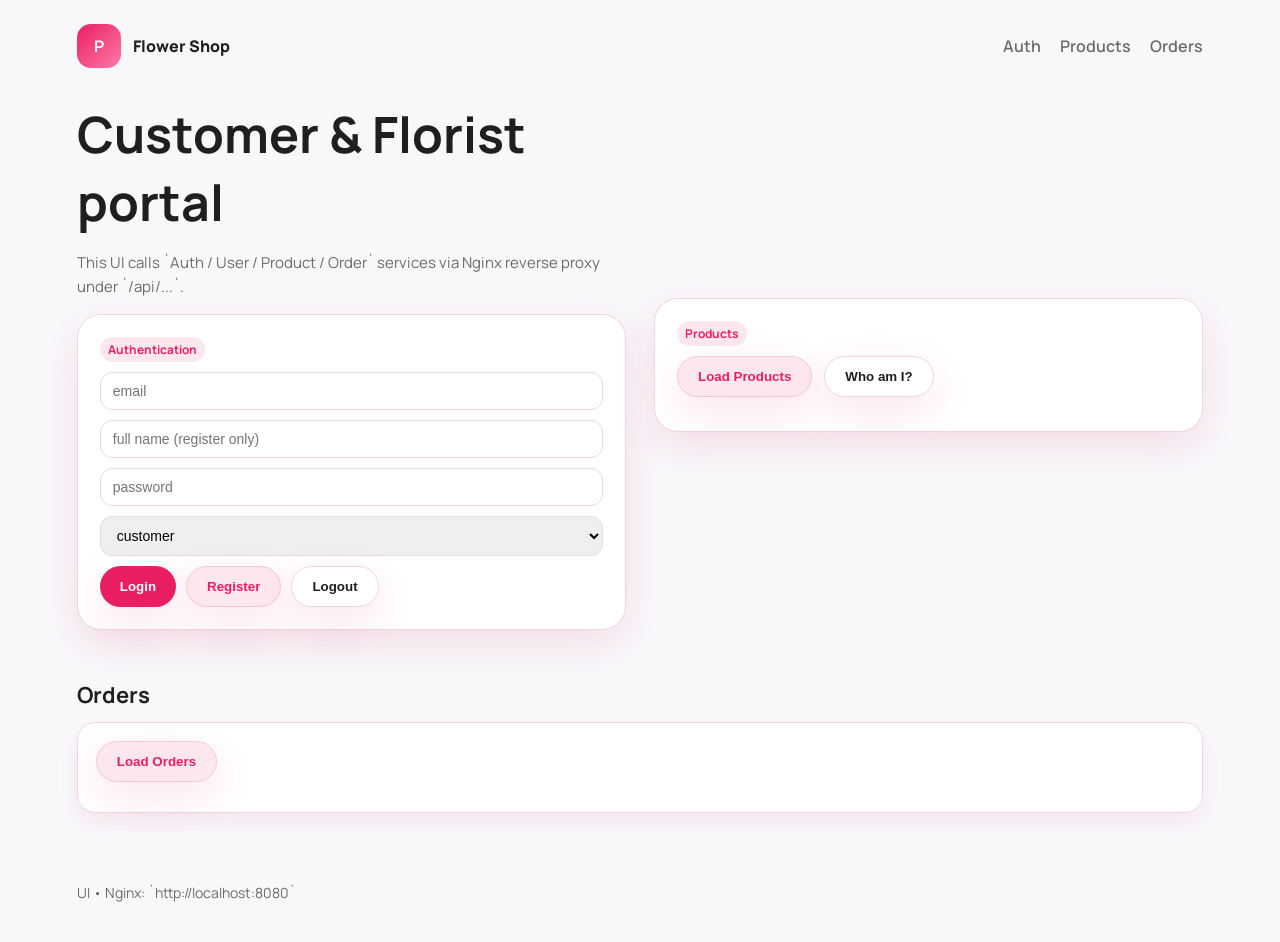
<file: frontend/index.html>
<!doctype html>
<html lang="en">
  <head>
    <meta charset="utf-8" />
    <meta name="viewport" content="width=device-width, initial-scale=1" />
    <title>Flower Shop • Microservices</title>
    <link rel="stylesheet" href="./styles.css" />
  </head>
  <body>
    <div class="site">
      <header>
        <div class="brand">
          <div class="brand-badge">P</div>
          <div>Flower Shop</div>
        </div>
        <nav>
          <a href="#auth">Auth</a>
          <a href="#catalog">Products</a>
          <a href="#orders">Orders</a>
          <a id="adminLink" class="hidden" href="./admin.html">Admin</a>
        </nav>
      </header>

      <main>
        <section class="hero" id="auth">
          <div>
            <h1>Customer & Florist portal</h1>
            <p>
              This UI calls `Auth / User / Product / Order` services via Nginx reverse proxy
              under `/api/...`.
            </p>

            <div class="hero-card">
              <div class="badge">Authentication</div>
              <div class="form" style="margin-top: 10px">
                <input id="email" placeholder="email" value="" />
                <input id="fullName" placeholder="full name (register only)" value="" />
                <input id="password" placeholder="password" value="" type="password" />
                <select id="role" style="padding: 10px 12px; border-radius: 12px; border: 1px solid var(--stroke); font-size: 14px">
                  <option value="customer" selected>customer</option>
                  <option value="florist">florist</option>
                </select>
                <div style="display:flex; gap:10px; flex-wrap:wrap">
                  <button id="btnLogin" class="button primary" type="button">Login</button>
                  <button id="btnRegister" class="button soft" type="button">Register</button>
                  <button id="btnLogout" class="button" type="button">Logout</button>
                </div>
              </div>
              <div id="sessionNote" class="notice hidden" style="margin-top: 10px"></div>
            </div>
          </div>

          <div class="hero-card" id="catalog">
            <div class="badge">Products</div>
            <div class="hero-actions" style="margin-top: 10px">
              <button id="btnLoadProducts" class="button soft" type="button">Load Products</button>
              <button id="btnWhoAmI" class="button" type="button">Who am I?</button>
            </div>
            <div id="adminProductTools" class="hidden" style="margin-top: 12px">
              <div class="notice">Florist tools (admin): create / update / delete products.</div>
              <div class="form" style="margin-top: 10px">
                <input id="pId" placeholder="product id (update/delete)" />
                <input id="pSku" placeholder="sku" />
                <input id="pName" placeholder="name" />
                <input id="pDesc" placeholder="description" />
                <input id="pPrice" placeholder="price cents" value="999" />
                <div style="display:flex; gap:10px; flex-wrap:wrap">
                  <button id="btnCreateProduct" class="button primary" type="button">Create</button>
                  <button id="btnUpdateProduct" class="button soft" type="button">Update</button>
                  <button id="btnDeleteProduct" class="button" type="button">Delete</button>
                </div>
              </div>
              <div id="productAdminResult" style="margin-top: 10px"></div>
            </div>
            <div id="productsList" style="margin-top: 12px; display: grid; gap: 10px"></div>
          </div>
        </section>

        <section class="section" id="orders">
          <h2>Orders</h2>
          <div class="card">
            <div class="hero-actions" style="margin-top: 0">
              <button id="btnLoadOrders" class="button soft" type="button">Load Orders</button>
            </div>

            <div id="customerOrderTools" class="hidden" style="margin-top: 12px">
              <div class="notice">Customers can place orders.</div>
              <div class="form" style="margin-top: 10px">
                <input id="orderProductId" placeholder="product_id (e.g. 1)" value="1" />
                <input id="orderQty" placeholder="quantity" value="1" />
                <button id="btnCreateOrder" class="button primary" type="button">Create Order</button>
              </div>
              <div id="orderCreateResult" style="margin-top: 12px"></div>
            </div>

            <div id="ordersList" style="margin-top: 12px; display: grid; gap: 10px"></div>
          </div>
        </section>
      </main>

      <footer>
        <div>UI • Nginx: `http://localhost:8080`</div>
      </footer>
    </div>

    <script>
      const state = { token: null, subject: null, role: null };

      function show(el, on) {
        el.classList.toggle("hidden", !on);
      }

      function setSession(token) {
        state.token = token;
        if (token) localStorage.setItem("token", token);
        else localStorage.removeItem("token");
        refreshSessionUI();
      }

      function parseJwt(token) {
        try {
          const part = token.split(".")[1];
          const b64 = part.replace(/-/g, "+").replace(/_/g, "/");
          const json = decodeURIComponent(
            atob(b64)
              .split("")
              .map(c => "%" + ("00" + c.charCodeAt(0).toString(16)).slice(-2))
              .join("")
          );
          return JSON.parse(json);
        } catch {
          return null;
        }
      }

      function authHeader() {
        if (!state.token) return {};
        return { Authorization: "Bearer " + state.token };
      }

      function refreshSessionUI() {
        const note = document.getElementById("sessionNote");
        const adminLink = document.getElementById("adminLink");
        const adminTools = document.getElementById("adminProductTools");
        const customerTools = document.getElementById("customerOrderTools");

        const token = state.token || localStorage.getItem("token");
        if (!token) {
          state.token = null;
          state.subject = null;
          state.role = null;
          show(note, false);
          show(adminLink, false);
          show(adminTools, false);
          show(customerTools, false);
          return;
        }

        const payload = parseJwt(token);
        state.token = token;
        state.subject = (payload && payload.sub) || null;
        state.role = (payload && payload.role) || null;

        note.textContent = state.subject
          ? `Logged in as ${state.subject} (${state.role || "unknown role"})`
          : "Logged in (token stored in localStorage).";
        show(note, true);

        show(adminLink, state.role === "florist");
        show(adminTools, state.role === "florist");
        show(customerTools, state.role === "customer");
      }

      async function login() {
        const email = document.getElementById("email").value.trim();
        const password = document.getElementById("password").value;
        const body = new URLSearchParams();
        body.set("username", email);
        body.set("password", password);

        const resp = await fetch("/api/auth/login", {
          method: "POST",
          headers: { "Content-Type": "application/x-www-form-urlencoded" },
          body,
        });
        if (!resp.ok) throw new Error("Login failed: " + resp.status);
        const data = await resp.json();
        setSession(data.access_token);
      }

      async function register() {
        const email = document.getElementById("email").value.trim();
        const full_name = document.getElementById("fullName").value.trim();
        const password = document.getElementById("password").value;
        const role = document.getElementById("role").value;

        const resp = await fetch("/api/auth/register", {
          method: "POST",
          headers: { "Content-Type": "application/json" },
          body: JSON.stringify({ email, password, full_name, role }),
        });
        const text = await resp.text();
        if (!resp.ok) throw new Error(`Register failed: ${resp.status} ${text}`);
        const data = JSON.parse(text);
        setSession(data.access_token);
      }

      function logout() {
        setSession(null);
      }

      async function whoAmI() {
        if (!state.token && !localStorage.getItem("token")) throw new Error("Login first");
        const resp = await fetch("/api/users/me", {
          headers: authHeader(),
        });
        if (!resp.ok) throw new Error("WhoAmI failed: " + resp.status);
        const me = await resp.json();
        alert("You are: " + me.email + " (" + me.full_name + "), role=" + me.role);
      }

      async function loadProducts() {
        if (!state.token && !localStorage.getItem("token")) throw new Error("Login first");
        const resp = await fetch("/api/products/products", {
          headers: authHeader(),
        });
        if (!resp.ok) throw new Error("Load products failed: " + resp.status);
        const products = await resp.json();
        const wrap = document.getElementById("productsList");
        wrap.innerHTML = "";
        for (const p of products) {
          const card = document.createElement("div");
          card.className = "card";
          card.innerHTML = `
            <div class="badge">${p.sku}</div>
            <h4 style="margin:10px 0 6px">${p.name}</h4>
            <p style="margin:0;color:var(--muted)">${p.description}</p>
            <p style="margin:8px 0 0"><strong>$${(p.price_cents/100).toFixed(2)}</strong></p>
          `;
          wrap.appendChild(card);
        }
      }

      async function createProduct() {
        const sku = document.getElementById("pSku").value.trim();
        const name = document.getElementById("pName").value.trim();
        const description = document.getElementById("pDesc").value.trim();
        const price_cents = parseInt(document.getElementById("pPrice").value, 10);
        const resp = await fetch("/api/products/products", {
          method: "POST",
          headers: { "Content-Type": "application/json", ...authHeader() },
          body: JSON.stringify({ sku, name, description, price_cents }),
        });
        const out = document.getElementById("productAdminResult");
        const text = await resp.text();
        out.innerHTML = `<pre style="margin:0;white-space:pre-wrap">${text}</pre>`;
        if (!resp.ok) throw new Error("Create product failed: " + resp.status);
        await loadProducts();
      }

      async function updateProduct() {
        const productId = parseInt(document.getElementById("pId").value, 10);
        const sku = document.getElementById("pSku").value.trim();
        const name = document.getElementById("pName").value.trim();
        const description = document.getElementById("pDesc").value.trim();
        const price_cents = parseInt(document.getElementById("pPrice").value, 10);
        const resp = await fetch(`/api/products/products/${productId}`, {
          method: "PUT",
          headers: { "Content-Type": "application/json", ...authHeader() },
          body: JSON.stringify({ sku, name, description, price_cents }),
        });
        const out = document.getElementById("productAdminResult");
        const text = await resp.text();
        out.innerHTML = `<pre style="margin:0;white-space:pre-wrap">${text}</pre>`;
        if (!resp.ok) throw new Error("Update product failed: " + resp.status);
        await loadProducts();
      }

      async function deleteProduct() {
        const productId = parseInt(document.getElementById("pId").value, 10);
        const resp = await fetch(`/api/products/products/${productId}`, {
          method: "DELETE",
          headers: authHeader(),
        });
        const out = document.getElementById("productAdminResult");
        const text = await resp.text();
        out.innerHTML = `<pre style="margin:0;white-space:pre-wrap">${text || "(deleted)"}</pre>`;
        if (!resp.ok) throw new Error("Delete product failed: " + resp.status);
        await loadProducts();
      }

      async function createOrder() {
        if (!state.token && !localStorage.getItem("token")) throw new Error("Login first");
        if (!state.subject) refreshSessionUI();
        const user_id = state.subject;
        const product_id = parseInt(document.getElementById("orderProductId").value, 10);
        const quantity = parseInt(document.getElementById("orderQty").value, 10);
        const resp = await fetch("/api/orders/orders", {
          method: "POST",
          headers: {
            "Content-Type": "application/json",
            ...authHeader(),
          },
          body: JSON.stringify({ user_id, items: [{ product_id, quantity }] }),
        });
        const out = document.getElementById("orderCreateResult");
        const text = await resp.text();
        out.innerHTML = `<pre style="margin:0;white-space:pre-wrap">${text}</pre>`;
        if (!resp.ok) throw new Error("Create order failed: " + resp.status);
        await loadOrders();
      }

      async function loadOrders() {
        if (!state.token && !localStorage.getItem("token")) throw new Error("Login first");
        const resp = await fetch("/api/orders/orders", { headers: authHeader() });
        const text = await resp.text();
        if (!resp.ok) throw new Error(`Load orders failed: ${resp.status} ${text}`);
        const orders = JSON.parse(text);
        const wrap = document.getElementById("ordersList");
        wrap.innerHTML = "";
        for (const o of orders) {
          const card = document.createElement("div");
          card.className = "card";
          const items = (o.items || [])
            .map(i => `#${i.product_id} x${i.quantity} = $${(i.line_total_cents / 100).toFixed(2)}`)
            .join("<br/>");
          card.innerHTML = `
            <div class="badge">${o.id}</div>
            <p style="margin:10px 0 0;color:var(--muted)">${o.user_id}</p>
            <p style="margin:8px 0 0"><strong>Total: $${(o.total_cents / 100).toFixed(2)}</strong></p>
            <p style="margin:10px 0 0; color: var(--muted)">${items}</p>
          `;
          wrap.appendChild(card);
        }
      }

      document.getElementById("btnLogin").addEventListener("click", () => login().catch(e => alert(e.message)));
      document.getElementById("btnRegister").addEventListener("click", () => register().catch(e => alert(e.message)));
      document.getElementById("btnLogout").addEventListener("click", () => logout());
      document.getElementById("btnWhoAmI").addEventListener("click", () => whoAmI().catch(e => alert(e.message)));
      document.getElementById("btnLoadProducts").addEventListener("click", () => loadProducts().catch(e => alert(e.message)));
      document.getElementById("btnCreateOrder").addEventListener("click", () => createOrder().catch(e => alert(e.message)));
      document.getElementById("btnLoadOrders").addEventListener("click", () => loadOrders().catch(e => alert(e.message)));

      document.getElementById("btnCreateProduct").addEventListener("click", () => createProduct().catch(e => alert(e.message)));
      document.getElementById("btnUpdateProduct").addEventListener("click", () => updateProduct().catch(e => alert(e.message)));
      document.getElementById("btnDeleteProduct").addEventListener("click", () => deleteProduct().catch(e => alert(e.message)));

      refreshSessionUI();
    </script>
  </body>
</html>
</file>
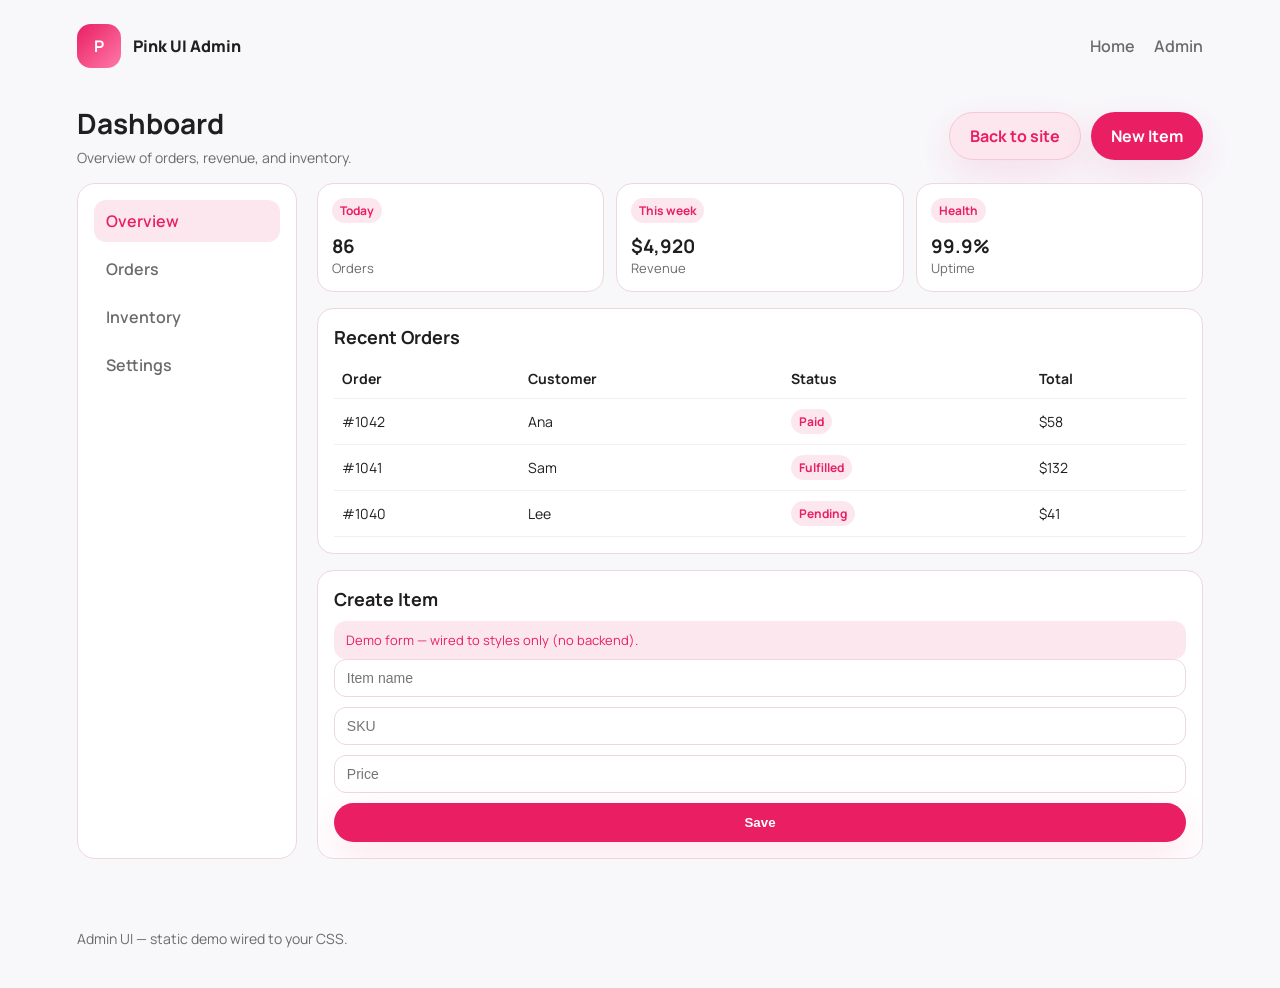
<file: admin.html>
<!doctype html>
<html lang="en">
  <head>
    <meta charset="utf-8" />
    <meta name="viewport" content="width=device-width, initial-scale=1" />
    <title>Admin • Pink UI</title>
    <link rel="stylesheet" href="./styles.css" />
  </head>
  <body>
    <div class="site">
      <header>
        <div class="brand">
          <div class="brand-badge">P</div>
          <div>Pink UI Admin</div>
        </div>
        <nav>
          <a href="./index.html">Home</a>
          <a href="./admin.html">Admin</a>
        </nav>
      </header>

      <main class="admin-layout">
        <div class="admin-header">
          <div>
            <h1 style="margin: 0; font-size: 28px">Dashboard</h1>
            <div style="color: var(--muted); margin-top: 6px; font-size: 14px">
              Overview of orders, revenue, and inventory.
            </div>
          </div>
          <div style="display: flex; gap: 10px; flex-wrap: wrap">
            <a class="button soft" href="./index.html">Back to site</a>
            <a class="button primary" href="#new">New Item</a>
          </div>
        </div>

        <div class="admin-grid">
          <aside class="sidebar">
            <a class="active" href="#overview">Overview</a>
            <a href="#orders">Orders</a>
            <a href="#inventory">Inventory</a>
            <a href="#settings">Settings</a>
          </aside>

          <section class="dashboard">
            <div id="overview" class="kpis">
              <div class="kpi">
                <div class="badge">Today</div>
                <h3 style="margin: 10px 0 0">86</h3>
                <div style="color: var(--muted); font-size: 13px">Orders</div>
              </div>
              <div class="kpi">
                <div class="badge">This week</div>
                <h3 style="margin: 10px 0 0">$4,920</h3>
                <div style="color: var(--muted); font-size: 13px">Revenue</div>
              </div>
              <div class="kpi">
                <div class="badge">Health</div>
                <h3 style="margin: 10px 0 0">99.9%</h3>
                <div style="color: var(--muted); font-size: 13px">Uptime</div>
              </div>
            </div>

            <div id="orders" class="table">
              <h2 style="margin: 0 0 10px; font-size: 18px">Recent Orders</h2>
              <table>
                <thead>
                  <tr>
                    <th>Order</th>
                    <th>Customer</th>
                    <th>Status</th>
                    <th>Total</th>
                  </tr>
                </thead>
                <tbody>
                  <tr>
                    <td>#1042</td>
                    <td>Ana</td>
                    <td><span class="badge">Paid</span></td>
                    <td>$58</td>
                  </tr>
                  <tr>
                    <td>#1041</td>
                    <td>Sam</td>
                    <td><span class="badge">Fulfilled</span></td>
                    <td>$132</td>
                  </tr>
                  <tr>
                    <td>#1040</td>
                    <td>Lee</td>
                    <td><span class="badge">Pending</span></td>
                    <td>$41</td>
                  </tr>
                </tbody>
              </table>
            </div>

            <div id="new" class="table">
              <h2 style="margin: 0 0 10px; font-size: 18px">Create Item</h2>
              <div class="notice">Demo form — wired to styles only (no backend).</div>
              <form class="form" action="#" method="get">
                <input name="name" placeholder="Item name" />
                <input name="sku" placeholder="SKU" />
                <input name="price" placeholder="Price" />
                <button class="button primary" type="submit">Save</button>
              </form>
            </div>
          </section>
        </div>
      </main>

      <footer>
        <div>Admin UI — static demo wired to your CSS.</div>
      </footer>
    </div>
  </body>
</html>
</file>
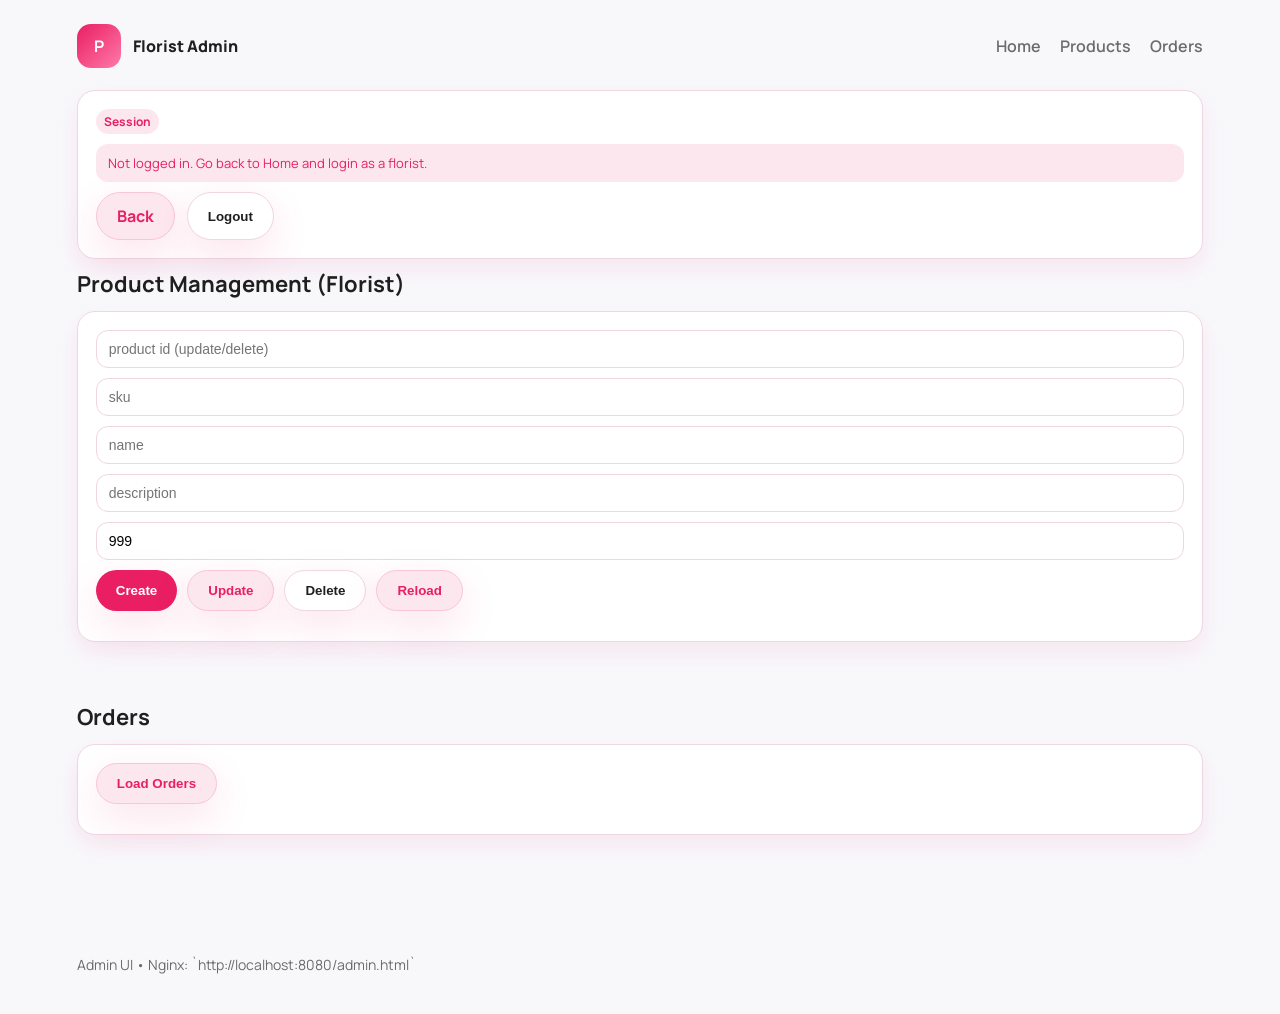
<file: frontend/admin.html>
<!doctype html>
<html lang="en">
  <head>
    <meta charset="utf-8" />
    <meta name="viewport" content="width=device-width, initial-scale=1" />
    <title>Florist Admin • Flower Shop</title>
    <link rel="stylesheet" href="./styles.css" />
  </head>
  <body>
    <div class="site">
      <header>
        <div class="brand">
          <div class="brand-badge">P</div>
          <div>Florist Admin</div>
        </div>
        <nav>
          <a href="./index.html">Home</a>
          <a href="#products">Products</a>
          <a href="#orders">Orders</a>
        </nav>
      </header>

      <main class="section">
        <div class="card">
          <div class="badge">Session</div>
          <div id="sessionNote" class="notice hidden" style="margin-top: 10px"></div>
          <div class="hero-actions" style="margin-top: 10px">
            <a class="button soft" href="./index.html">Back</a>
            <button id="btnLogout" class="button" type="button">Logout</button>
          </div>
        </div>

        <section id="products" class="section" style="padding-left: 0; padding-right: 0">
          <h2>Product Management (Florist)</h2>
          <div class="card">
            <div class="form">
              <input id="pId" placeholder="product id (update/delete)" />
              <input id="pSku" placeholder="sku" />
              <input id="pName" placeholder="name" />
              <input id="pDesc" placeholder="description" />
              <input id="pPrice" placeholder="price cents" value="999" />
              <div style="display:flex; gap:10px; flex-wrap:wrap">
                <button id="btnCreateProduct" class="button primary" type="button">Create</button>
                <button id="btnUpdateProduct" class="button soft" type="button">Update</button>
                <button id="btnDeleteProduct" class="button" type="button">Delete</button>
                <button id="btnLoadProducts" class="button soft" type="button">Reload</button>
              </div>
            </div>
            <div id="productAdminResult" style="margin-top: 10px"></div>
            <div id="productsList" style="margin-top: 12px; display: grid; gap: 10px"></div>
          </div>
        </section>

        <section id="orders" class="section" style="padding-left: 0; padding-right: 0">
          <h2>Orders</h2>
          <div class="card">
            <div class="hero-actions" style="margin-top: 0">
              <button id="btnLoadOrders" class="button soft" type="button">Load Orders</button>
            </div>
            <div id="ordersList" style="margin-top: 12px; display: grid; gap: 10px"></div>
          </div>
        </section>
      </main>

      <footer>
        <div>Admin UI • Nginx: `http://localhost:8080/admin.html`</div>
      </footer>
    </div>

    <script>
      const state = { token: null, subject: null, role: null };

      function show(el, on) {
        el.classList.toggle("hidden", !on);
      }

      function parseJwt(token) {
        try {
          const part = token.split(".")[1];
          const b64 = part.replace(/-/g, "+").replace(/_/g, "/");
          const json = decodeURIComponent(
            atob(b64)
              .split("")
              .map(c => "%" + ("00" + c.charCodeAt(0).toString(16)).slice(-2))
              .join("")
          );
          return JSON.parse(json);
        } catch {
          return null;
        }
      }

      function authHeader() {
        const token = state.token || localStorage.getItem("token");
        if (!token) return {};
        return { Authorization: "Bearer " + token };
      }

      function refreshSessionUI() {
        const token = localStorage.getItem("token");
        const note = document.getElementById("sessionNote");
        if (!token) {
          show(note, true);
          note.textContent = "Not logged in. Go back to Home and login as a florist.";
          return;
        }
        const payload = parseJwt(token);
        state.token = token;
        state.subject = (payload && payload.sub) || null;
        state.role = (payload && payload.role) || null;
        if (state.role !== "florist") {
          show(note, true);
          note.textContent = `Access denied: role=${state.role || "unknown"}. Login as florist.`;
          return;
        }
        show(note, true);
        note.textContent = `Logged in as ${state.subject} (florist)`;
      }

      function logout() {
        localStorage.removeItem("token");
        window.location.href = "./index.html";
      }

      async function loadProducts() {
        const resp = await fetch("/api/products/products", { headers: authHeader() });
        const text = await resp.text();
        if (!resp.ok) throw new Error(`Load products failed: ${resp.status} ${text}`);
        const products = JSON.parse(text);
        const wrap = document.getElementById("productsList");
        wrap.innerHTML = "";
        for (const p of products) {
          const card = document.createElement("div");
          card.className = "card";
          card.innerHTML = `
            <div class="badge">#${p.id} • ${p.sku}</div>
            <h4 style="margin:10px 0 6px">${p.name}</h4>
            <p style="margin:0;color:var(--muted)">${p.description}</p>
            <p style="margin:8px 0 0"><strong>$${(p.price_cents / 100).toFixed(2)}</strong></p>
          `;
          wrap.appendChild(card);
        }
      }

      async function createProduct() {
        const sku = document.getElementById("pSku").value.trim();
        const name = document.getElementById("pName").value.trim();
        const description = document.getElementById("pDesc").value.trim();
        const price_cents = parseInt(document.getElementById("pPrice").value, 10);
        const resp = await fetch("/api/products/products", {
          method: "POST",
          headers: { "Content-Type": "application/json", ...authHeader() },
          body: JSON.stringify({ sku, name, description, price_cents }),
        });
        const out = document.getElementById("productAdminResult");
        const text = await resp.text();
        out.innerHTML = `<pre style="margin:0;white-space:pre-wrap">${text}</pre>`;
        if (!resp.ok) throw new Error("Create product failed: " + resp.status);
        await loadProducts();
      }

      async function updateProduct() {
        const productId = parseInt(document.getElementById("pId").value, 10);
        const sku = document.getElementById("pSku").value.trim();
        const name = document.getElementById("pName").value.trim();
        const description = document.getElementById("pDesc").value.trim();
        const price_cents = parseInt(document.getElementById("pPrice").value, 10);
        const resp = await fetch(`/api/products/products/${productId}`, {
          method: "PUT",
          headers: { "Content-Type": "application/json", ...authHeader() },
          body: JSON.stringify({ sku, name, description, price_cents }),
        });
        const out = document.getElementById("productAdminResult");
        const text = await resp.text();
        out.innerHTML = `<pre style="margin:0;white-space:pre-wrap">${text}</pre>`;
        if (!resp.ok) throw new Error("Update product failed: " + resp.status);
        await loadProducts();
      }

      async function deleteProduct() {
        const productId = parseInt(document.getElementById("pId").value, 10);
        const resp = await fetch(`/api/products/products/${productId}`, {
          method: "DELETE",
          headers: authHeader(),
        });
        const out = document.getElementById("productAdminResult");
        const text = await resp.text();
        out.innerHTML = `<pre style="margin:0;white-space:pre-wrap">${text || "(deleted)"}</pre>`;
        if (!resp.ok) throw new Error("Delete product failed: " + resp.status);
        await loadProducts();
      }

      async function loadOrders() {
        const resp = await fetch("/api/orders/orders", { headers: authHeader() });
        const text = await resp.text();
        if (!resp.ok) throw new Error(`Load orders failed: ${resp.status} ${text}`);
        const orders = JSON.parse(text);
        const wrap = document.getElementById("ordersList");
        wrap.innerHTML = "";
        for (const o of orders) {
          const card = document.createElement("div");
          card.className = "card";
          const items = (o.items || [])
            .map(i => `#${i.product_id} x${i.quantity} = $${(i.line_total_cents / 100).toFixed(2)}`)
            .join("<br/>");
          card.innerHTML = `
            <div class="badge">${o.id}</div>
            <p style="margin:10px 0 0;color:var(--muted)">${o.user_id}</p>
            <p style="margin:8px 0 0"><strong>Total: $${(o.total_cents / 100).toFixed(2)}</strong></p>
            <p style="margin:10px 0 0; color: var(--muted)">${items}</p>
          `;
          wrap.appendChild(card);
        }
      }

      document.getElementById("btnLogout").addEventListener("click", logout);
      document.getElementById("btnLoadProducts").addEventListener("click", () => loadProducts().catch(e => alert(e.message)));
      document.getElementById("btnCreateProduct").addEventListener("click", () => createProduct().catch(e => alert(e.message)));
      document.getElementById("btnUpdateProduct").addEventListener("click", () => updateProduct().catch(e => alert(e.message)));
      document.getElementById("btnDeleteProduct").addEventListener("click", () => deleteProduct().catch(e => alert(e.message)));
      document.getElementById("btnLoadOrders").addEventListener("click", () => loadOrders().catch(e => alert(e.message)));

      refreshSessionUI();
      if (localStorage.getItem("token")) {
        loadProducts().catch(() => {});
      }
    </script>
  </body>
</html>
</file>
<file: frontend/styles.css>
@import url('https://fonts.googleapis.com/css2?family=Manrope:wght@400;500;600;700;800&display=swap');

:root {
  --pink: #e91e63;
  --pink-soft: #f8c6d5;
  --pink-light: #fde7ee;
  --ink: #1f1f1f;
  --muted: #6b6b6b;
  --bg: #f8f8fb;
  --card: #ffffff;
  --stroke: #f0d6df;
  --shadow: 0 14px 40px rgba(233, 30, 99, 0.12);
}

* {
  box-sizing: border-box;
}

body {
  margin: 0;
  font-family: 'Manrope', sans-serif;
  color: var(--ink);
  background: var(--bg);
}

a {
  color: inherit;
}

.site {
  min-height: 100vh;
  display: flex;
  flex-direction: column;
}

header {
  padding: 24px 6vw 12px;
  display: flex;
  align-items: center;
  justify-content: space-between;
}

.brand {
  display: flex;
  gap: 12px;
  align-items: center;
  font-weight: 800;
}

.brand-badge {
  width: 44px;
  height: 44px;
  border-radius: 14px;
  background: linear-gradient(135deg, var(--pink), #ff7aa8);
  display: grid;
  place-items: center;
  color: white;
  font-weight: 700;
}

nav a {
  text-decoration: none;
  color: var(--muted);
  margin-left: 16px;
  font-weight: 600;
}

nav a:hover {
  color: var(--pink);
}

.hero {
  display: grid;
  grid-template-columns: repeat(auto-fit, minmax(260px, 1fr));
  gap: 28px;
  padding: 20px 6vw 40px;
  align-items: center;
}

.hero h1 {
  font-size: clamp(30px, 4vw, 50px);
  margin: 0 0 12px;
}

.hero p {
  color: var(--muted);
  font-size: 15px;
  line-height: 1.6;
}

.hero-actions {
  display: flex;
  flex-wrap: wrap;
  gap: 12px;
  margin-top: 18px;
}

.button {
  display: inline-flex;
  align-items: center;
  justify-content: center;
  gap: 8px;
  padding: 12px 20px;
  border-radius: 999px;
  border: 1px solid var(--stroke);
  background: var(--card);
  color: var(--ink);
  font-weight: 700;
  text-decoration: none;
  box-shadow: var(--shadow);
  cursor: pointer;
}

.button.primary {
  background: var(--pink);
  color: white;
  border: none;
}

.button.soft {
  background: var(--pink-light);
  border: 1px solid var(--pink-soft);
  color: var(--pink);
}

.hero-card {
  background: var(--card);
  border-radius: 24px;
  padding: 22px;
  box-shadow: var(--shadow);
  border: 1px solid var(--stroke);
}

.section {
  padding: 10px 6vw 50px;
}

.section h2 {
  margin: 0 0 12px;
  font-size: 22px;
}

.card {
  background: var(--card);
  border-radius: 18px;
  padding: 18px;
  border: 1px solid var(--stroke);
  box-shadow: 0 10px 25px rgba(233, 30, 99, 0.08);
}

.badge {
  display: inline-block;
  padding: 4px 8px;
  background: var(--pink-light);
  color: var(--pink);
  border-radius: 999px;
  font-size: 12px;
  font-weight: 700;
}

footer {
  margin-top: auto;
  padding: 20px 6vw 40px;
  color: var(--muted);
  font-size: 14px;
}

.form {
  display: grid;
  gap: 10px;
}

.form input {
  padding: 10px 12px;
  border-radius: 12px;
  border: 1px solid var(--stroke);
  font-size: 14px;
}

.notice {
  padding: 10px 12px;
  border-radius: 12px;
  background: var(--pink-light);
  color: var(--pink);
  font-size: 13px;
}

.hidden {
  display: none;
}
</file>
<file: styles.css>
@import url('https://fonts.googleapis.com/css2?family=Manrope:wght@400;500;600;700;800&display=swap');

:root {
  --pink: #e91e63;
  --pink-soft: #f8c6d5;
  --pink-light: #fde7ee;
  --ink: #1f1f1f;
  --muted: #6b6b6b;
  --bg: #f8f8fb;
  --card: #ffffff;
  --stroke: #f0d6df;
  --shadow: 0 14px 40px rgba(233, 30, 99, 0.12);
}

* {
  box-sizing: border-box;
}

body {
  margin: 0;
  font-family: 'Manrope', sans-serif;
  color: var(--ink);
  background: var(--bg);
}

a {
  color: inherit;
}

.site {
  min-height: 100vh;
  display: flex;
  flex-direction: column;
}

header {
  padding: 24px 6vw 12px;
  display: flex;
  align-items: center;
  justify-content: space-between;
}

.brand {
  display: flex;
  gap: 12px;
  align-items: center;
  font-weight: 800;
}

.brand-badge {
  width: 44px;
  height: 44px;
  border-radius: 14px;
  background: linear-gradient(135deg, var(--pink), #ff7aa8);
  display: grid;
  place-items: center;
  color: white;
  font-weight: 700;
}

nav a {
  text-decoration: none;
  color: var(--muted);
  margin-left: 16px;
  font-weight: 600;
}

nav a:hover {
  color: var(--pink);
}

.hero {
  display: grid;
  grid-template-columns: repeat(auto-fit, minmax(260px, 1fr));
  gap: 28px;
  padding: 20px 6vw 40px;
  align-items: center;
}

.hero h1 {
  font-size: clamp(30px, 4vw, 50px);
  margin: 0 0 12px;
}

.hero p {
  color: var(--muted);
  font-size: 15px;
  line-height: 1.6;
}

.hero-actions {
  display: flex;
  flex-wrap: wrap;
  gap: 12px;
  margin-top: 18px;
}

.button {
  display: inline-flex;
  align-items: center;
  justify-content: center;
  gap: 8px;
  padding: 12px 20px;
  border-radius: 999px;
  border: 1px solid var(--stroke);
  background: var(--card);
  color: var(--ink);
  font-weight: 700;
  text-decoration: none;
  box-shadow: var(--shadow);
}

.button.primary {
  background: var(--pink);
  color: white;
  border: none;
}

.button.soft {
  background: var(--pink-light);
  border: 1px solid var(--pink-soft);
  color: var(--pink);
}

.hero-card {
  background: var(--card);
  border-radius: 24px;
  padding: 22px;
  box-shadow: var(--shadow);
  border: 1px solid var(--stroke);
}

.metrics {
  display: grid;
  grid-template-columns: repeat(auto-fit, minmax(150px, 1fr));
  gap: 12px;
  margin-top: 16px;
}

.metric {
  background: var(--pink-light);
  border-radius: 16px;
  padding: 12px;
  border: 1px solid var(--pink-soft);
}

.section {
  padding: 10px 6vw 50px;
}

.section h2 {
  margin: 0 0 12px;
  font-size: 22px;
}

.cards {
  display: grid;
  grid-template-columns: repeat(auto-fit, minmax(220px, 1fr));
  gap: 16px;
}

.card {
  background: var(--card);
  border-radius: 18px;
  padding: 18px;
  border: 1px solid var(--stroke);
  box-shadow: 0 10px 25px rgba(233, 30, 99, 0.08);
}

.card h4 {
  margin: 0 0 8px;
}

.card p {
  margin: 0;
  color: var(--muted);
  line-height: 1.6;
}

.grid {
  display: grid;
  grid-template-columns: repeat(auto-fit, minmax(200px, 1fr));
  gap: 16px;
}

.product {
  background: var(--card);
  border-radius: 16px;
  overflow: hidden;
  border: 1px solid var(--stroke);
  box-shadow: 0 10px 25px rgba(233, 30, 99, 0.08);
}

.product img {
  width: 100%;
  height: 160px;
  object-fit: cover;
  display: block;
}

.product .content {
  padding: 12px;
}

.badge {
  display: inline-block;
  padding: 4px 8px;
  background: var(--pink-light);
  color: var(--pink);
  border-radius: 999px;
  font-size: 12px;
  font-weight: 700;
}

footer {
  margin-top: auto;
  padding: 20px 6vw 40px;
  color: var(--muted);
  font-size: 14px;
}

.admin-layout {
  padding: 24px 6vw 50px;
}

.admin-header {
  display: flex;
  flex-wrap: wrap;
  align-items: center;
  justify-content: space-between;
  gap: 12px;
  margin-bottom: 16px;
}

.admin-grid {
  display: grid;
  grid-template-columns: 220px 1fr;
  gap: 20px;
}

.sidebar {
  background: var(--card);
  border-radius: 18px;
  padding: 16px;
  border: 1px solid var(--stroke);
  min-height: 420px;
}

.sidebar a {
  display: block;
  padding: 10px 12px;
  border-radius: 12px;
  color: var(--muted);
  text-decoration: none;
  margin-bottom: 6px;
  font-weight: 600;
}

.sidebar a.active,
.sidebar a:hover {
  background: var(--pink-light);
  color: var(--pink);
}

.dashboard {
  display: grid;
  gap: 16px;
}

.kpis {
  display: grid;
  grid-template-columns: repeat(auto-fit, minmax(160px, 1fr));
  gap: 12px;
}

.kpi {
  background: var(--card);
  border-radius: 16px;
  padding: 14px;
  border: 1px solid var(--stroke);
}

.table {
  background: var(--card);
  border-radius: 16px;
  padding: 16px;
  border: 1px solid var(--stroke);
  overflow-x: auto;
}

.table table {
  width: 100%;
  border-collapse: collapse;
  font-size: 14px;
}

.table th,
.table td {
  text-align: left;
  padding: 10px 8px;
  border-bottom: 1px solid rgba(0, 0, 0, 0.06);
}

.form {
  display: grid;
  gap: 10px;
}

.form input {
  padding: 10px 12px;
  border-radius: 12px;
  border: 1px solid var(--stroke);
  font-size: 14px;
}

.notice {
  padding: 10px 12px;
  border-radius: 12px;
  background: var(--pink-light);
  color: var(--pink);
  font-size: 13px;
}

.hidden {
  display: none;
}

@media (max-width: 900px) {
  .admin-grid {
    grid-template-columns: 1fr;
  }
}
</file>
